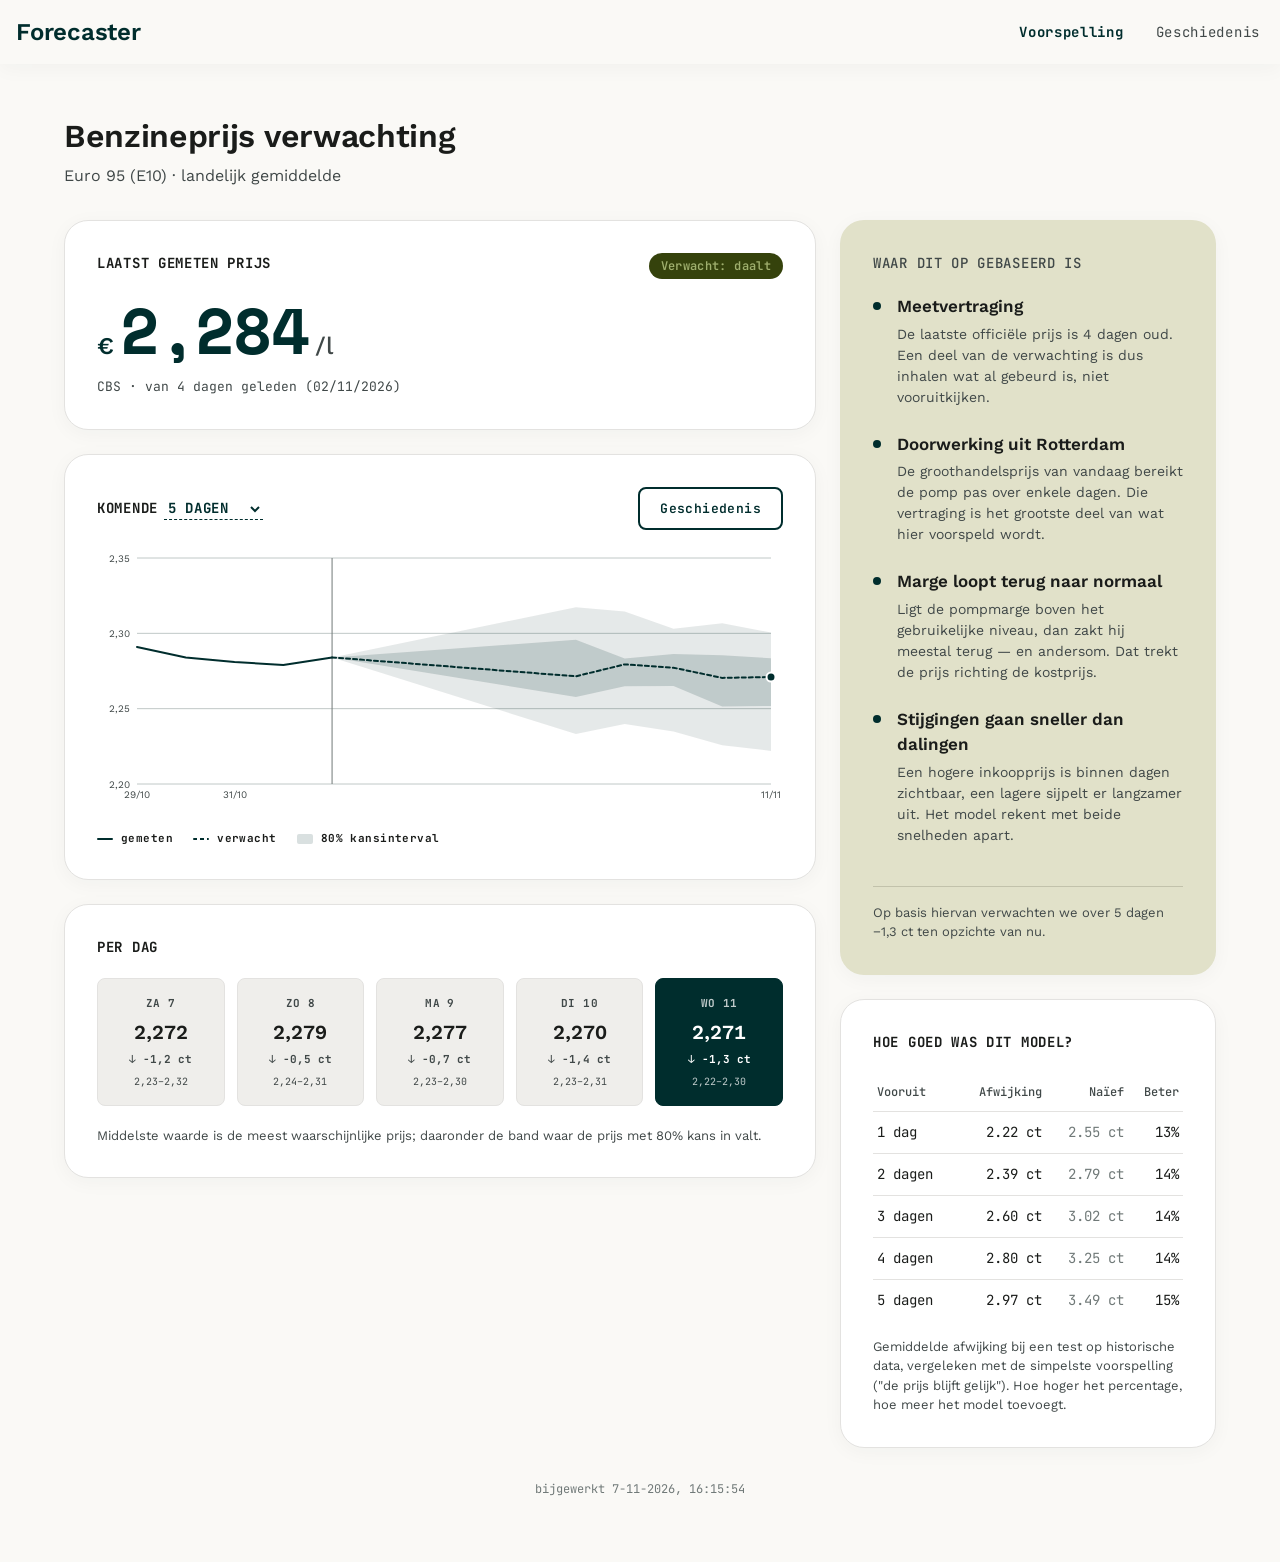
<file: index.html>
<!doctype html>
<html lang="nl">
<head>
<meta charset="utf-8">
<meta name="viewport" content="width=device-width, initial-scale=1, viewport-fit=cover">
<title>Benzineprijs verwachting</title>
<meta name="description" content="Verwachting van de landelijke Euro 95 pompprijs voor de komende 5 dagen.">
<meta name="theme-color" content="#faf9f6" media="(prefers-color-scheme: light)">
<meta name="theme-color" content="#202221" media="(prefers-color-scheme: dark)">
<link rel="icon" href="data:image/svg+xml,<svg xmlns='http://www.w3.org/2000/svg' viewBox='0 0 32 32'><text y='26' font-size='26'>⛽</text></svg>">
<link rel="preconnect" href="https://fonts.googleapis.com">
<link rel="preconnect" href="https://fonts.gstatic.com" crossorigin>
<link href="https://fonts.googleapis.com/css2?family=JetBrains+Mono:wght@500;700&family=Space+Mono:wght@700&family=Work+Sans:wght@400;500;600&display=swap" rel="stylesheet">
<link rel="stylesheet" href="style.css">
</head>
<body>
<div class="page">

  <header class="topbar">
    <div class="topbar-inner">
      <a class="wordmark" href="index.html">Forecaster</a>
      <nav class="topnav" aria-label="Hoofdnavigatie">
        <a class="topnav-link is-active" href="index.html">Voorspelling</a>
        <a class="topnav-link" href="history.html">Geschiedenis</a>
      </nav>
    </div>
  </header>

  <main class="content">

    <div class="page-head">
      <h1>Benzineprijs verwachting</h1>
      <p class="sub" id="fuel-line">Euro 95 (E10) &middot; landelijk gemiddelde</p>
    </div>

    <div id="banner-slot"></div>

    <div class="grid" id="app-grid">
      <div class="col-main">

        <section class="card price-board" id="price-board">
          <div class="price-board-head">
            <span class="eyebrow" id="anchor-label">Laatst gemeten prijs</span>
            <span class="chip" id="trend-chip"></span>
          </div>
          <div class="price-value">
            <span class="price-currency">&euro;</span>
            <span class="price-amount" id="hero">&mdash;</span>
            <span class="price-unit">/l</span>
          </div>
          <p class="price-meta" id="anchor-meta"></p>
        </section>

        <section class="card">
          <div class="chart-head">
            <h2 class="eyebrow chart-title">
              Komende
              <select id="chart-range" class="range-select-inline" aria-label="Periode">
                <option value="5" selected>5 dagen</option>
                <option value="30">1 maand</option>
                <option value="90">3 maanden</option>
              </select>
            </h2>
            <a class="btn btn-outline" href="history.html">Geschiedenis</a>
          </div>
          <div class="chart-shell">
            <svg class="chart" id="chart" role="img"
                 aria-label="Benzineprijs van de afgelopen weken en de verwachting voor de komende vijf dagen, met onzekerheidsband."></svg>
            <div class="tooltip" id="tooltip" hidden></div>
          </div>
          <div class="legend">
            <span><i class="key"></i>gemeten</span>
            <span><i class="key dashed"></i>verwacht</span>
            <span><i class="key band"></i>80% kans&shy;interval</span>
          </div>
        </section>

        <section class="card">
          <h2 class="eyebrow">Per dag</h2>
          <div class="days" id="days"></div>
          <p class="note" id="days-note"></p>
        </section>

      </div>
      <div class="col-side">

        <aside class="card wood">
          <h2 class="eyebrow">Waar dit op gebaseerd is</h2>
          <ul class="drivers" id="drivers"></ul>
        </aside>

        <aside class="card">
          <h2 class="eyebrow">Hoe goed was dit model?</h2>
          <div class="table-scroll">
            <table id="skill-table">
              <thead>
                <tr><th>Vooruit</th><th>Afwijking</th><th>Na&iuml;ef</th><th>Beter</th></tr>
              </thead>
              <tbody></tbody>
            </table>
          </div>
          <p class="note" id="skill-note"></p>
        </aside>

      </div>
    </div>

    <p class="footer" id="footer"></p>

  </main>

  <nav class="bottomnav" aria-label="Hoofdnavigatie">
    <a class="bottomnav-link is-active" href="index.html">
      <span id="nav-icon-forecast"></span>
      <span>Voorspelling</span>
    </a>
    <a class="bottomnav-link" href="history.html">
      <span id="nav-icon-history"></span>
      <span>Geschiedenis</span>
    </a>
  </nav>

</div>
<script src="shared.js"></script>
<script src="app.js"></script>
</body>
</html>
</file>
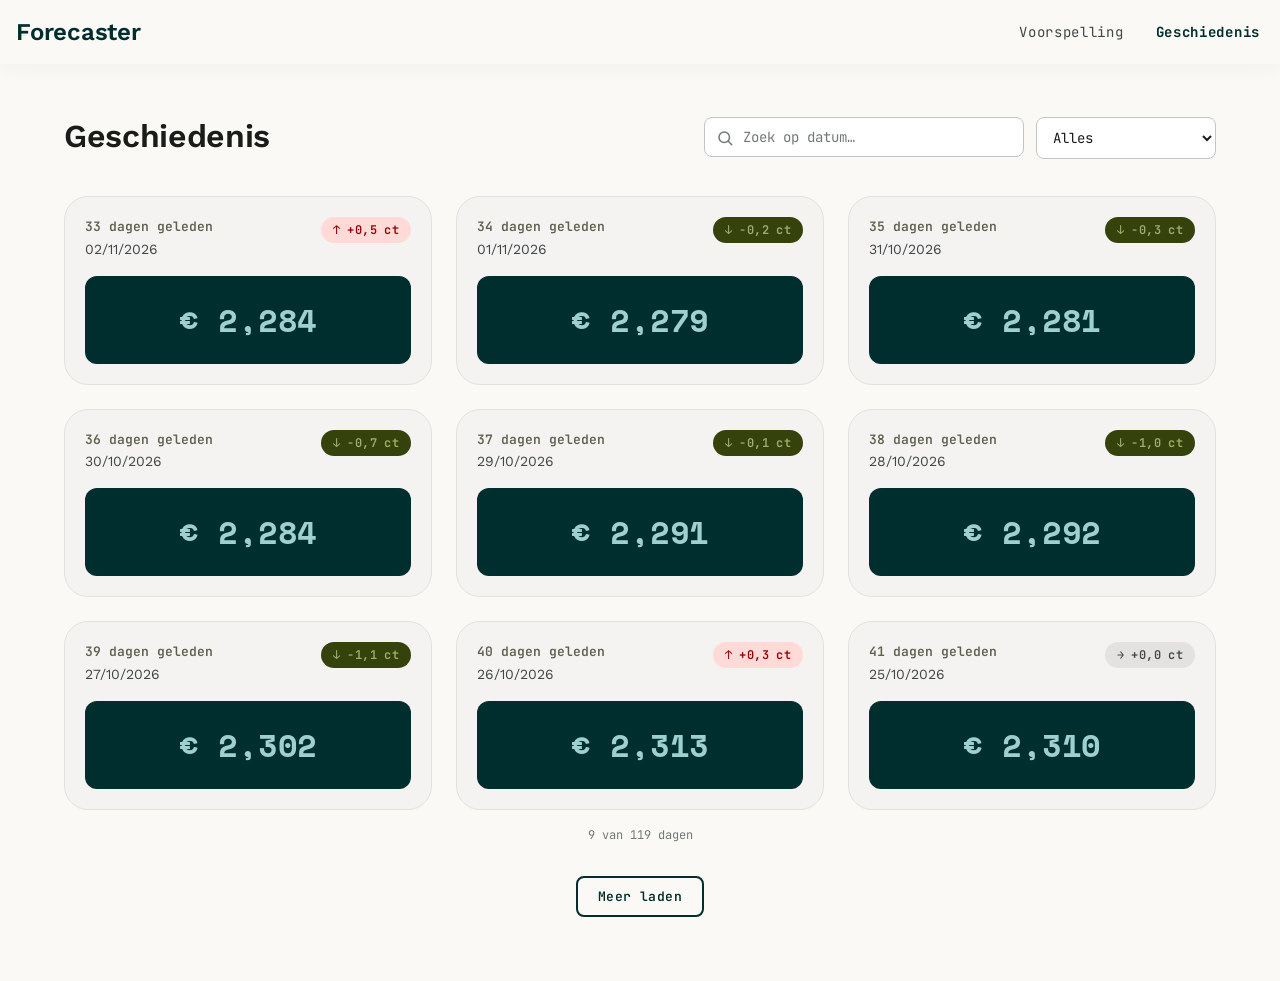
<file: history.html>
<!doctype html>
<html lang="nl">
<head>
<meta charset="utf-8">
<meta name="viewport" content="width=device-width, initial-scale=1, viewport-fit=cover">
<title>Geschiedenis &middot; Benzineprijs Forecaster</title>
<meta name="description" content="Eerder gemeten Euro 95 pompprijzen, per dag.">
<meta name="theme-color" content="#faf9f6" media="(prefers-color-scheme: light)">
<meta name="theme-color" content="#202221" media="(prefers-color-scheme: dark)">
<link rel="icon" href="data:image/svg+xml,<svg xmlns='http://www.w3.org/2000/svg' viewBox='0 0 32 32'><text y='26' font-size='26'>⛽</text></svg>">
<link rel="preconnect" href="https://fonts.googleapis.com">
<link rel="preconnect" href="https://fonts.gstatic.com" crossorigin>
<link href="https://fonts.googleapis.com/css2?family=JetBrains+Mono:wght@500;700&family=Space+Mono:wght@700&family=Work+Sans:wght@400;500;600&display=swap" rel="stylesheet">
<link rel="stylesheet" href="style.css">
</head>
<body>
<div class="page">

  <header class="topbar">
    <div class="topbar-inner">
      <a class="wordmark" href="index.html">Forecaster</a>
      <nav class="topnav" aria-label="Hoofdnavigatie">
        <a class="topnav-link" href="index.html">Voorspelling</a>
        <a class="topnav-link is-active" href="history.html">Geschiedenis</a>
      </nav>
    </div>
  </header>

  <main class="content">

    <div class="history-head">
      <h1 class="h1">Geschiedenis</h1>
      <div class="history-filters">
        <div class="search-field">
          <span id="search-icon"></span>
          <input type="text" id="search-input" placeholder="Zoek op datum&hellip;" aria-label="Zoek op datum">
        </div>
        <select id="range-select" class="range-select" aria-label="Periode">
          <option value="all">Alles</option>
          <option value="5">5 dagen</option>
          <option value="30">1 maand</option>
          <option value="90">3 maanden</option>
        </select>
      </div>
    </div>

    <div id="banner-slot"></div>

    <div id="history-grid" class="history-grid"></div>
    <p class="history-count" id="history-count"></p>

    <div class="history-more" id="history-more"></div>

  </main>

  <nav class="bottomnav" aria-label="Hoofdnavigatie">
    <a class="bottomnav-link" href="index.html">
      <span id="nav-icon-forecast"></span>
      <span>Voorspelling</span>
    </a>
    <a class="bottomnav-link is-active" href="history.html">
      <span id="nav-icon-history"></span>
      <span>Geschiedenis</span>
    </a>
  </nav>

</div>
<script src="shared.js"></script>
<script src="history.js"></script>
</body>
</html>
</file>
<file: style.css>
/* Kinetic Forecast — design system tokens + components.
 * Source: Google Stitch export (dashboard + history). Rebuilt by hand
 * (no Tailwind runtime) to keep the site a static page with no build step.
 */

:root {
  color-scheme: light;

  /* -- color tokens (Kinetic Forecast palette) -------------------------- */
  --surface: #faf9f6;
  --surface-dim: #dbdad7;
  --surface-bright: #faf9f6;
  --surface-container-lowest: #ffffff;
  --surface-container-low: #f4f3f1;
  --surface-container: #efeeeb;
  --surface-container-high: #e9e8e5;
  --surface-container-highest: #e3e2e0;
  --on-surface: #1a1c1a;
  --on-surface-variant: #404848;
  --inverse-surface: #2f312f;
  --inverse-on-surface: #f2f1ee;
  --outline: #707978;
  --outline-variant: #c0c8c7;
  --primary: #002d2d;
  --on-primary: #ffffff;
  --primary-container: #0d4444;
  --on-primary-container: #7fb1b0;
  --inverse-primary: #9ed0cf;
  --secondary: #5e604d;
  --on-secondary: #ffffff;
  --secondary-container: #e1e1c9;
  --on-secondary-container: #636451;
  --tertiary: #202b00;
  --on-tertiary: #ffffff;
  --tertiary-container: #35420c;
  --on-tertiary-container: #9faf6e;
  --error: #ba1a1a;
  --on-error: #ffffff;
  --error-container: #ffdad6;
  --on-error-container: #93000a;

  /* -- type ---------------------------------------------------------- */
  --font-display: 'Space Mono', ui-monospace, 'SFMono-Regular', Menlo, monospace;
  --font-mono: 'JetBrains Mono', ui-monospace, 'SFMono-Regular', Menlo, monospace;
  --font-sans: 'Work Sans', system-ui, -apple-system, 'Segoe UI', sans-serif;

  /* -- shape / spacing -------------------------------------------------- */
  --radius-sm: 0.25rem;
  --radius: 0.5rem;
  --radius-md: 0.75rem;
  --radius-lg: 1rem;
  --radius-xl: 1.5rem;
  --radius-full: 9999px;

  --gutter: 24px;
  --margin-mobile: 16px;
  --margin-desktop: 64px;
  --container-max: 1280px;

  --shadow-ambient: 0px 4px 20px 0px rgba(0, 45, 45, 0.04);
}

@media (prefers-color-scheme: dark) {
  :root:where(:not([data-theme="light"])) {
    color-scheme: dark;
    /* No dark palette was supplied with this design (see project notes) --
       this reuses the Material "inverse" roles the palette already defines
       so returning dark-mode users aren't dropped onto a blinding white
       page. Treat as a stand-in, not a designed dark theme. */
    --surface: #202221;
    --surface-dim: #171918;
    --surface-bright: #2f312f;
    --surface-container-lowest: #171918;
    --surface-container-low: #1c1e1d;
    --surface-container: #2f312f;
    --surface-container-high: #383a38;
    --surface-container-highest: #434543;
    --on-surface: #f2f1ee;
    --on-surface-variant: #c0c8c7;
    --outline: #8a908f;
    --outline-variant: #404848;
    --primary: #9ed0cf;
    --on-primary: #00302f;
    --primary-container: #1b4e4e;
    --on-primary-container: #b9eceb;
    --secondary-container: #474836;
    --on-secondary-container: #e4e4cc;
    --error-container: #93000a;
    --on-error-container: #ffdad6;
  }
}

:root[data-theme="dark"] {
  color-scheme: dark;
  --surface: #202221;
  --surface-dim: #171918;
  --surface-bright: #2f312f;
  --surface-container-lowest: #171918;
  --surface-container-low: #1c1e1d;
  --surface-container: #2f312f;
  --surface-container-high: #383a38;
  --surface-container-highest: #434543;
  --on-surface: #f2f1ee;
  --on-surface-variant: #c0c8c7;
  --outline: #8a908f;
  --outline-variant: #404848;
  --primary: #9ed0cf;
  --on-primary: #00302f;
  --primary-container: #1b4e4e;
  --on-primary-container: #b9eceb;
  --secondary-container: #474836;
  --on-secondary-container: #e4e4cc;
  --error-container: #93000a;
  --on-error-container: #ffdad6;
}

* { box-sizing: border-box; }

/* Author rules like `.grid { display: grid }` share specificity with the
   UA `[hidden]` rule, so without this an element hidden via JS can still
   render if something else on it sets `display` explicitly. */
[hidden] { display: none !important; }

body {
  margin: 0;
  background: var(--surface);
  color: var(--on-surface);
  font-family: var(--font-sans);
  line-height: 1.5;
  -webkit-font-smoothing: antialiased;
}

a { color: inherit; }

.page {
  min-height: 100dvh;
  display: flex;
  flex-direction: column;
}

/* --- top app bar ------------------------------------------------------- */

.topbar {
  position: sticky;
  top: 0;
  z-index: 40;
  background: var(--surface);
  box-shadow: var(--shadow-ambient);
}

.topbar-inner {
  max-width: var(--container-max);
  margin: 0 auto;
  height: 64px;
  padding: 0 var(--margin-mobile);
  display: flex;
  align-items: center;
  justify-content: center;
  gap: var(--gutter);
}

.wordmark {
  font-family: var(--font-sans);
  font-size: 1.5rem;
  font-weight: 600;
  letter-spacing: -0.01em;
  color: var(--primary);
  text-decoration: none;
}

.topnav {
  display: none;
}

.topnav-link {
  font-family: var(--font-mono);
  font-size: 0.875rem;
  letter-spacing: 0.05em;
  text-decoration: none;
  color: var(--on-surface-variant);
  padding: 8px 4px;
  transition: color 0.15s;
}

.topnav-link:hover { color: var(--primary); }
.topnav-link.is-active { color: var(--primary); font-weight: 700; }

@media (min-width: 768px) {
  .topbar-inner { justify-content: space-between; }
  .topnav { display: flex; gap: var(--gutter); }
}

/* --- bottom nav (mobile) ------------------------------------------------ */

.bottomnav {
  display: flex;
  justify-content: space-around;
  align-items: stretch;
  position: fixed;
  bottom: 0;
  left: 0;
  width: 100%;
  z-index: 50;
  background: var(--surface);
  border-top: 1px solid var(--surface-container-highest);
  padding-bottom: env(safe-area-inset-bottom);
}

.bottomnav-link {
  flex: 1;
  display: flex;
  flex-direction: column;
  align-items: center;
  justify-content: center;
  gap: 4px;
  padding: 10px 4px 8px;
  text-decoration: none;
  color: var(--outline);
  position: relative;
}

.bottomnav-link svg { width: 20px; height: 20px; }

.bottomnav-link span {
  font-family: var(--font-display);
  font-size: 0.625rem;
  font-weight: 700;
  letter-spacing: 0.05em;
  text-transform: uppercase;
}

.bottomnav-link.is-active {
  color: var(--primary);
}

.bottomnav-link.is-active::before {
  content: "";
  position: absolute;
  top: 0;
  left: 25%;
  right: 25%;
  height: 2px;
  background: var(--primary);
  border-radius: var(--radius-sm);
}

@media (min-width: 768px) {
  .bottomnav { display: none; }
}

/* --- layout -------------------------------------------------------------- */

.content {
  flex: 1;
  width: 100%;
  max-width: var(--container-max);
  margin: 0 auto;
  padding: 32px var(--margin-mobile) 96px;
}

@media (min-width: 768px) {
  .content { padding: 48px var(--margin-desktop) 64px; }
}

.page-head { margin-bottom: 32px; }

h1, .h1 {
  font-family: var(--font-sans);
  font-size: 1.75rem;
  font-weight: 600;
  letter-spacing: -0.01em;
  margin: 0 0 4px;
}

@media (min-width: 768px) {
  h1, .h1 { font-size: 2rem; }
}

.sub {
  font-family: var(--font-sans);
  color: var(--on-surface-variant);
  font-size: 1rem;
  margin: 0;
}

.grid {
  display: grid;
  grid-template-columns: 1fr;
  gap: var(--gutter);
}

.col-main, .col-side {
  display: flex;
  flex-direction: column;
  gap: var(--gutter);
  min-width: 0;
}

@media (min-width: 1024px) {
  .grid { grid-template-columns: 2fr 1fr; align-items: start; }
}

/* --- cards ----------------------------------------------------------- */

.card {
  background: var(--surface-container-lowest);
  border: 1px solid var(--surface-container-highest);
  border-radius: var(--radius-xl);
  box-shadow: var(--shadow-ambient);
  padding: 24px;
}

@media (min-width: 768px) {
  .card { padding: 32px; }
}

.card.wood {
  background: var(--secondary-container);
  border-color: transparent;
}

.eyebrow {
  font-family: var(--font-mono);
  font-size: 0.875rem;
  font-weight: 700;
  letter-spacing: 0.05em;
  text-transform: uppercase;
  color: var(--on-surface);
  margin: 0 0 20px;
  display: block;
}

.wood .eyebrow, .card-side .eyebrow {
  color: var(--on-surface-variant);
  font-weight: 500;
}

/* --- chips ------------------------------------------------------------- */

.chip {
  display: inline-flex;
  align-items: center;
  gap: 6px;
  padding: 4px 12px;
  border-radius: var(--radius-full);
  font-family: var(--font-mono);
  font-size: 0.75rem;
  font-weight: 600;
  letter-spacing: 0.03em;
  white-space: nowrap;
}

.chip svg { width: 14px; height: 14px; }

.chip-down { background: var(--tertiary-container); color: var(--on-tertiary-container); }
.chip-up { background: var(--error-container); color: var(--on-error-container); }
.chip-flat { background: var(--surface-container-highest); color: var(--on-surface-variant); }

/* --- price board ------------------------------------------------------- */

.price-board-head {
  display: flex;
  justify-content: space-between;
  align-items: flex-start;
  gap: 12px;
  margin-bottom: 16px;
}

.price-board-head .eyebrow { margin: 0; }

.price-value {
  display: flex;
  align-items: baseline;
  gap: 6px;
  flex-wrap: wrap;
}

.price-currency {
  font-family: var(--font-sans);
  font-size: 1.5rem;
  font-weight: 600;
  color: var(--primary);
}

.price-amount {
  font-family: var(--font-display);
  font-size: 3rem;
  font-weight: 700;
  letter-spacing: -0.02em;
  color: var(--primary);
  line-height: 1.1;
  word-break: break-word;
}

@media (min-width: 480px) {
  .price-amount { font-size: 4rem; }
}

.price-unit {
  font-family: var(--font-sans);
  font-size: 1.5rem;
  font-weight: 500;
  color: var(--on-surface-variant);
}

.price-meta {
  font-family: var(--font-mono);
  font-size: 0.8125rem;
  color: var(--on-surface-variant);
  margin: 12px 0 0;
}

/* --- chart ----------------------------------------------------------- */

.chart-head {
  display: flex;
  flex-direction: column;
  gap: 12px;
  margin-bottom: 16px;
}

.chart-head .eyebrow { margin: 0; }

@media (min-width: 480px) {
  .chart-head { flex-direction: row; align-items: center; justify-content: space-between; }
}

.chart-title {
  display: flex;
  align-items: center;
  gap: 6px;
}

.range-select-inline {
  font: inherit;
  letter-spacing: inherit;
  text-transform: inherit;
  color: var(--primary);
  background: transparent;
  border: none;
  border-bottom: 1px dashed var(--primary);
  padding: 0 0 1px;
  cursor: pointer;
}

.range-select-inline:focus {
  outline: none;
  border-bottom-style: solid;
}

.chart-shell { position: relative; }

svg.chart {
  display: block;
  width: 100%;
  height: auto;
  touch-action: pan-y;
}

.tooltip {
  position: absolute;
  pointer-events: none;
  background: var(--inverse-surface);
  color: var(--inverse-on-surface);
  border-radius: var(--radius);
  padding: 8px 12px;
  font-family: var(--font-mono);
  font-size: 0.75rem;
  box-shadow: var(--shadow-ambient);
  white-space: nowrap;
  z-index: 2;
}

.tooltip[hidden] { display: none; }
.tooltip .tt-date { opacity: 0.7; }
.tooltip .tt-val { font-weight: 700; font-variant-numeric: tabular-nums; }
.tooltip .tt-range { opacity: 0.85; font-variant-numeric: tabular-nums; }

.legend {
  display: flex;
  gap: 20px;
  flex-wrap: wrap;
  margin-top: 24px;
  font-family: var(--font-mono);
  font-size: 0.6875rem;
  font-weight: 700;
  letter-spacing: 0.04em;
  color: var(--on-surface);
}

.legend span { display: inline-flex; align-items: center; gap: 8px; }

.key {
  width: 16px;
  height: 2px;
  border-radius: 1px;
  background: var(--primary);
  flex: none;
}

.key.dashed {
  background: repeating-linear-gradient(
    to right, var(--primary) 0 4px, transparent 4px 7px
  );
}

.key.band {
  height: 10px;
  border-radius: 2px;
  background: var(--primary);
  opacity: 0.15;
}

/* --- forecast days ----------------------------------------------------- */

.days {
  display: flex;
  gap: 12px;
  overflow-x: auto;
  padding-bottom: 4px;
  scroll-snap-type: x proximity;
}

.day {
  scroll-snap-align: center;
  flex: 1 0 108px;
  text-align: center;
  padding: 16px 8px;
  border-radius: var(--radius);
  background: var(--surface-container);
  border: 1px solid var(--surface-container-highest);
}

.day.is-highlight {
  background: var(--primary);
  border-color: var(--primary);
  color: var(--on-primary);
}

.day .dow {
  font-family: var(--font-mono);
  font-size: 0.6875rem;
  font-weight: 700;
  color: var(--on-surface-variant);
  text-transform: uppercase;
  letter-spacing: 0.04em;
}

.day.is-highlight .dow { color: var(--on-primary); opacity: 0.75; }

.day .price {
  font-family: var(--font-sans);
  font-size: 1.25rem;
  font-weight: 600;
  font-variant-numeric: tabular-nums;
  margin-top: 6px;
}

.day .delta {
  font-family: var(--font-mono);
  font-size: 0.6875rem;
  font-weight: 700;
  font-variant-numeric: tabular-nums;
  margin-top: 4px;
  color: var(--on-surface-variant);
}

.day.is-highlight .delta { color: var(--on-primary); }

.day .spread {
  font-family: var(--font-mono);
  font-size: 0.625rem;
  color: var(--on-surface-variant);
  font-variant-numeric: tabular-nums;
  margin-top: 6px;
}

.day.is-highlight .spread { color: var(--on-primary); opacity: 0.75; }

/* --- drivers / explainer ------------------------------------------------ */

.drivers { display: grid; gap: 24px; margin: 0; padding: 0; list-style: none; }

.driver { display: flex; gap: 16px; align-items: flex-start; }

.driver .dot {
  width: 8px; height: 8px; border-radius: 50%;
  background: var(--primary);
  margin-top: 8px;
  flex: none;
}

.driver-body { font-size: 0.875rem; }
.driver-body strong {
  display: block;
  font-family: var(--font-sans);
  font-size: 1.0625rem;
  font-weight: 600;
  margin-bottom: 4px;
}
.driver-body span { color: var(--on-surface-variant); }

/* --- table ------------------------------------------------------------ */

.table-scroll { overflow-x: auto; }

table {
  width: 100%;
  border-collapse: collapse;
  font-family: var(--font-mono);
  font-size: 0.875rem;
  font-variant-numeric: tabular-nums;
}

th, td {
  text-align: right;
  padding: 10px 4px;
  border-bottom: 1px solid var(--surface-container-highest);
  white-space: nowrap;
}

th:first-child, td:first-child { text-align: left; }

th {
  color: var(--on-surface-variant);
  font-weight: 500;
  font-size: 0.75rem;
}

td.naive { color: var(--outline); }

tbody tr:last-child td { border-bottom: none; }

/* --- notes / footer ----------------------------------------------------- */

.note {
  font-family: var(--font-sans);
  font-size: 0.8125rem;
  line-height: 1.5;
  color: var(--on-surface-variant);
  margin: 16px 0 0;
}

.wood .note {
  padding-top: 16px;
  border-top: 1px solid var(--on-secondary-container);
  border-top-color: color-mix(in srgb, var(--on-secondary-container) 25%, transparent);
}

.footer {
  font-family: var(--font-mono);
  font-size: 0.75rem;
  color: var(--outline);
  text-align: center;
  padding-top: 32px;
  margin: 0;
}

/* --- banners (info / demo data / errors) -------------------------------- */

.banner {
  display: flex;
  gap: 12px;
  align-items: flex-start;
  padding: 16px 20px;
  border-radius: var(--radius-lg);
  font-size: 0.875rem;
  line-height: 1.5;
  margin-bottom: var(--gutter);
}

.banner strong { font-weight: 600; }

.banner-info {
  background: var(--secondary-container);
  color: var(--on-secondary-container);
}

.banner-error {
  background: var(--error-container);
  color: var(--on-error-container);
}

.banner-actions { margin-top: 10px; }

/* --- buttons ------------------------------------------------------------ */

.btn {
  display: inline-block;
  font-family: var(--font-mono);
  font-size: 0.8125rem;
  font-weight: 600;
  letter-spacing: 0.03em;
  text-decoration: none;
  border-radius: var(--radius);
  padding: 10px 20px;
  border: none;
  cursor: pointer;
  transition: transform 0.1s;
}

.btn:active { transform: translateY(1px); }

.btn-primary { background: var(--primary); color: var(--on-primary); }

.btn-outline {
  background: transparent;
  color: var(--primary);
  border: 2px solid var(--primary);
}

.btn-outline:hover { background: var(--surface-container); }

/* --- empty state --------------------------------------------------------- */

.empty-state {
  text-align: center;
  padding: 48px 24px;
  color: var(--on-surface-variant);
}

.empty-state p { margin: 4px 0; }
.empty-state .empty-title {
  font-family: var(--font-sans);
  font-weight: 600;
  color: var(--on-surface);
  font-size: 1.0625rem;
}

/* --- history page --------------------------------------------------------- */

.history-head {
  display: flex;
  flex-direction: column;
  gap: 16px;
  margin-bottom: 32px;
}

@media (min-width: 768px) {
  .history-head { flex-direction: row; align-items: center; justify-content: space-between; }
}

.history-filters {
  display: flex;
  flex-direction: column;
  gap: 12px;
  width: 100%;
}

@media (min-width: 768px) {
  .history-filters { flex-direction: row; width: auto; }
}

.search-field {
  position: relative;
  width: 100%;
}

@media (min-width: 768px) {
  .search-field { width: 320px; }
}

.range-select {
  width: 100%;
  padding: 10px 12px;
  border: 1px solid var(--outline-variant);
  border-radius: var(--radius);
  background: var(--surface-container-lowest);
  color: var(--on-surface);
  font-family: var(--font-mono);
  font-size: 0.875rem;
  cursor: pointer;
}

@media (min-width: 768px) {
  .range-select { width: 180px; }
}

.range-select:focus {
  outline: none;
  border-color: var(--primary);
  border-width: 2px;
}

.search-field svg {
  position: absolute;
  left: 12px;
  top: 50%;
  transform: translateY(-50%);
  width: 18px;
  height: 18px;
  color: var(--outline);
  pointer-events: none;
}

.search-field input {
  width: 100%;
  padding: 10px 12px 10px 38px;
  border: 1px solid var(--outline-variant);
  border-radius: var(--radius);
  background: var(--surface-container-lowest);
  color: var(--on-surface);
  font-family: var(--font-mono);
  font-size: 0.875rem;
}

.search-field input::placeholder { color: var(--outline); }

.search-field input:focus {
  outline: none;
  border-color: var(--primary);
  border-width: 2px;
  padding-left: 37px;
}

.history-grid {
  display: grid;
  grid-template-columns: 1fr;
  gap: var(--gutter);
}

@media (min-width: 640px) {
  .history-grid { grid-template-columns: repeat(2, 1fr); }
}

@media (min-width: 1024px) {
  .history-grid { grid-template-columns: repeat(3, 1fr); }
}

.history-entry {
  background: var(--surface-container-low);
  border: 1px solid var(--surface-container-highest);
  border-radius: var(--radius-xl);
  padding: 20px;
  display: flex;
  flex-direction: column;
  gap: 16px;
}

.history-entry.is-today {
  border: 2px solid var(--primary);
  background: var(--surface-container);
}

.history-entry.is-today .history-entry-rel {
  color: var(--primary);
}

.history-entry-head {
  display: flex;
  justify-content: space-between;
  align-items: flex-start;
  gap: 8px;
}

.history-entry-rel {
  font-family: var(--font-mono);
  font-size: 0.8125rem;
  font-weight: 600;
  color: var(--secondary);
  margin: 0 0 2px;
}

.history-entry-date {
  font-family: var(--font-sans);
  font-size: 0.875rem;
  color: var(--on-surface-variant);
  margin: 0;
}

.history-entry-price {
  background: var(--primary);
  border-radius: var(--radius-md);
  padding: 20px 12px;
  text-align: center;
}

.history-entry-price p {
  font-family: var(--font-display);
  font-size: 2rem;
  font-weight: 700;
  letter-spacing: -0.01em;
  color: var(--inverse-primary);
  margin: 0;
}

.history-more {
  margin-top: 32px;
  display: flex;
  justify-content: center;
}

.history-count {
  font-family: var(--font-mono);
  font-size: 0.75rem;
  color: var(--outline);
  text-align: center;
  margin-top: 16px;
}
</file>
